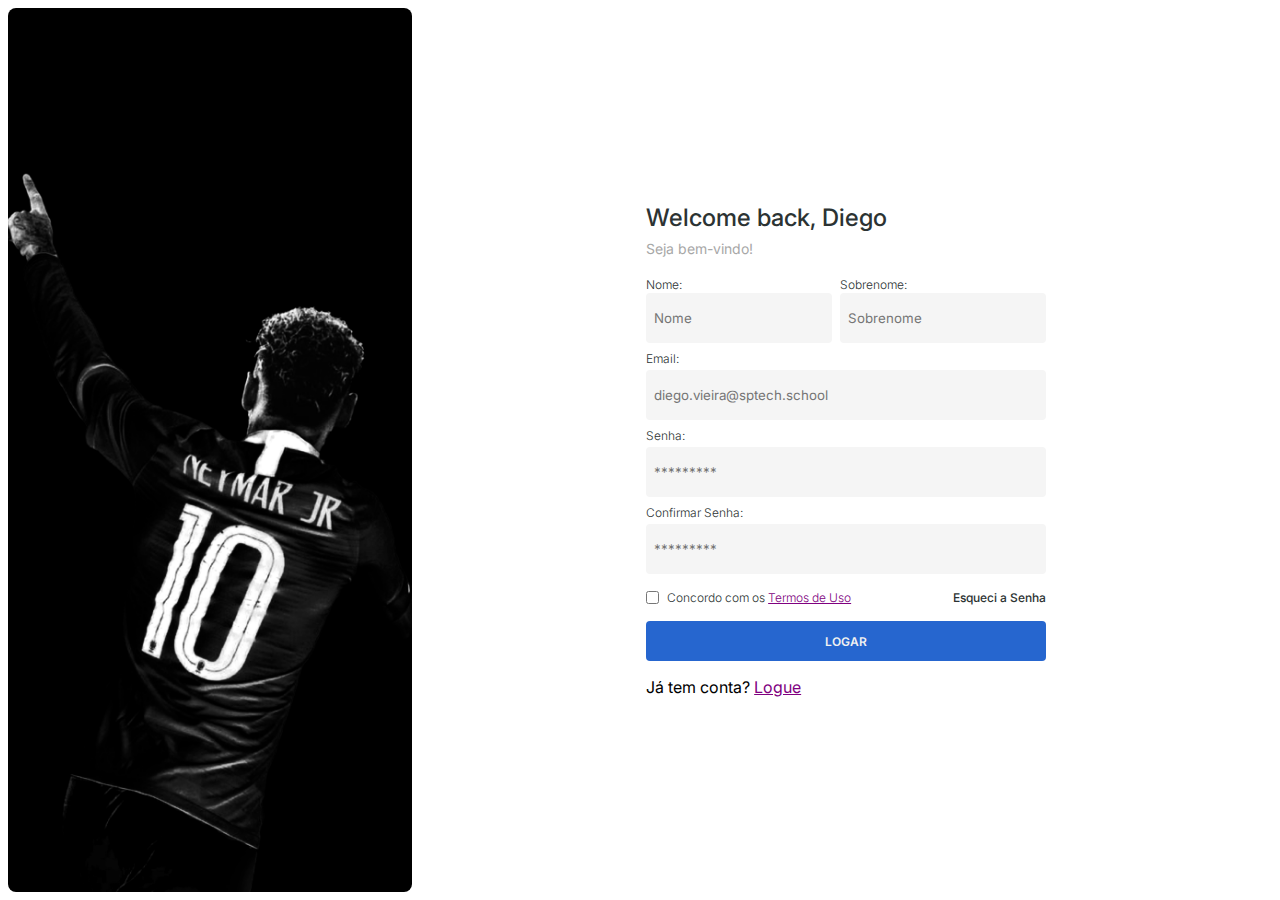
<file: site/public/cadastro.html>
<!DOCTYPE html>
<html lang="pt-br">
<head>
    <meta charset="UTF-8">
    <meta http-equiv="X-UA-Compatible" content="IE=edge">
    <meta name="viewport" content="width=device-width, initial-scale=1.0">

    <link rel="stylesheet" href="./css/reset.css">
    <link rel="stylesheet" href="./css/register.css">

    <title>Register</title>
</head>
<body>
    
    <section class="container">
        <div class="background">

        </div>
        <div class="box">
            <div class="formulario">
                <div class="title-description">
                    <h1>Welcome back, Diego</h1>
                    <p>Seja bem-vindo!</p>
                </div>
                <form class="input">
                    <div class="div_inputNome">
                        <div class="nome">
                            <label for="">Nome:</label>
                            <input type="email" id="" placeholder="Nome">
                        </div>
                        <div class="sobrenome">
                            <label for="Sobrenome">Sobrenome:</label>
                            <input type="text" placeholder="Sobrenome">
                        </div>
                    </div>
                    <div class="div_input">
                        <label for="">Email:</label>
                        <input type="email" id="" placeholder="diego.vieira@sptech.school">
                    </div>
                    <div class="div_input">
                        <label for="">Senha:</label>
                        <input type="password" id="" placeholder="*********">
                    </div>
                    <div class="div_input">
                        <label for="">Confirmar Senha:</label>
                        <input type="password" id="" placeholder="*********">
                    </div>
                    <div class="forgot-password">
                        <div class="forgot">
                            <input type="checkbox">
                            <label for="">Concordo com os <a href="">Termos de Uso</a></label>
                        </div>
                        <p>Esqueci a Senha</p>
                    </div>
                    <div class="button">
                        <button class="button-fe">LOGAR</button>
                    </div>
                </form>
                        <p>Já tem conta? <a class="a-register" href="./login.html">Logue</a></p>
            </div>
        </div>
    </section>

</body>
    <script src="./js/login.js"></script>
</html>
</file>
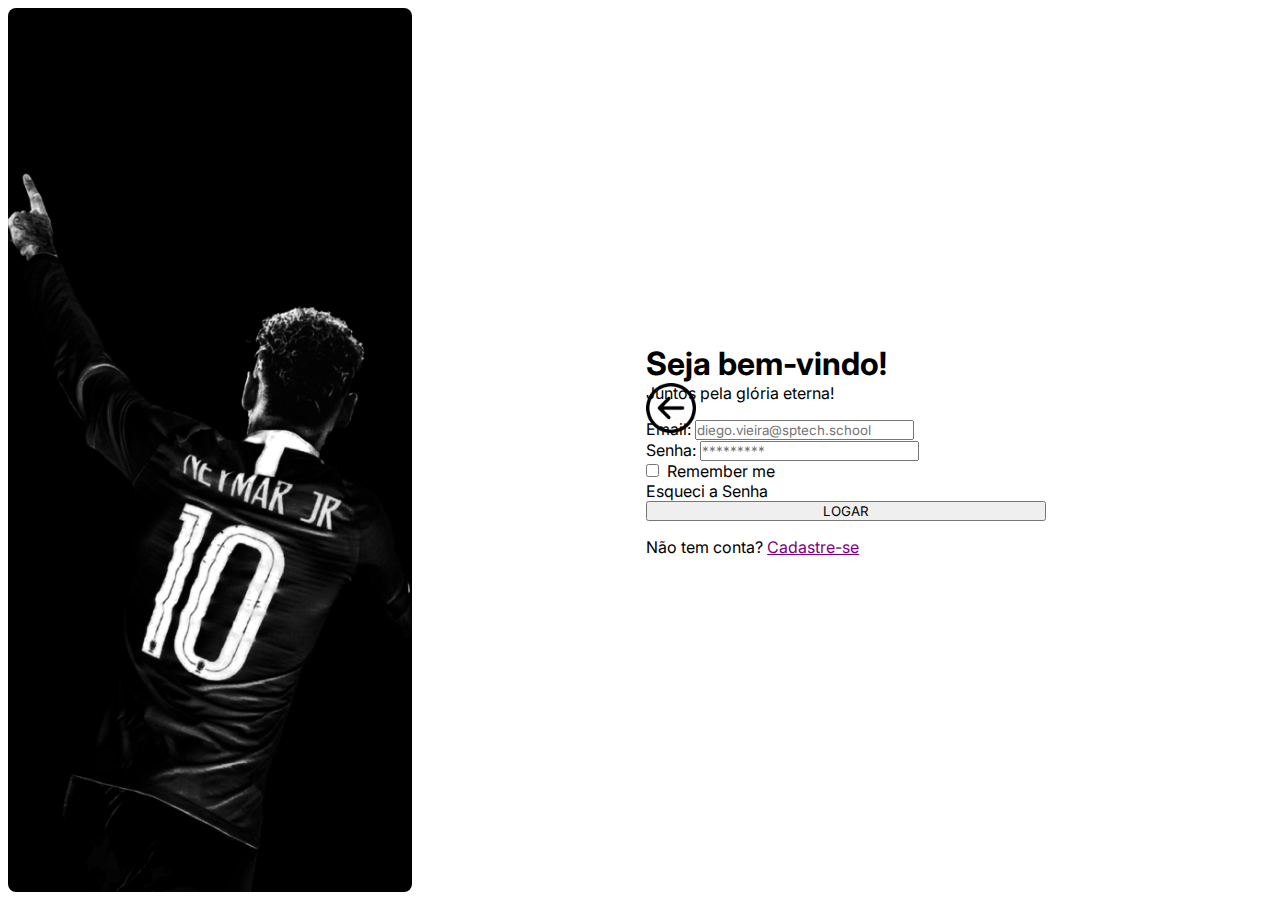
<file: site/public/login.html>
<!DOCTYPE html>
<html lang="pt-br">
<head>
    <meta charset="UTF-8">
    <meta http-equiv="X-UA-Compatible" content="IE=edge">
    <meta name="viewport" content="width=device-width, initial-scale=1.0">
    <link rel="shortcut icon" href="./assets/img/world-cup.png" type="image/x-icon">

    <link rel="stylesheet" href="./css/reset.css">
    <link rel="stylesheet" href="./css/login.css">

    <title>Login</title>
    
</head>
<body>

    <section class="container">
        
        <div class="background" id="background">

        </div>

        <div class="box">
            <div class="formulario">
                <div class="titleDescription">
                    <div class="back">
                        <h1>Seja bem-vindo!</h1>
                        <a href="./"><img src="./assets/img/login/button-back.png" alt=""></a>
                    </div>
                    <p>Juntos pela glória eterna!</p>
                </div>
                <div class="input">
                    <div class="divInput">
                        <label for="">Email:</label>
                        <input type="email" id="inEmail" placeholder="diego.vieira@sptech.school">
                    </div>
                    <div class="divInput">
                        <label for="">Senha:</label>
                        <input type="password" id="inPass" placeholder="*********">
                    </div>
                    <div class="forgotPassword">
                        <div class="forgot">
                            <input type="checkbox">
                            <label for="">Remember me</label>
                        </div>
                        <p class="pSenha">Esqueci a Senha</p>
                    </div>
                    <div class="button">
                        <button class="buttonFe" onclick="entrar()">LOGAR</button>
                    </div>
                </div>
                        <p>Não tem conta? <a class="a-register" href="./cadastro.html">Cadastre-se </a> </p>
            </div>
        </div>
    </section>

</body>
    <!-- <script src="./js/login.js"></script> -->
    <script src="./js/img.js"></script>
</html>

<script>
    
    function entrar() {
        // aguardar();

        var emailVar = inEmail.value;
        var senhaVar = inPass.value;

        if (emailVar == "" || senhaVar == "") {
            // cardErro.style.display = "block"
            // mensagem_erro.innerHTML = "(Mensagem de erro para todos os campos em branco)";
            // finalizarAguardar();
            return false;
        }
/*         else {
            setInterval(sumirMensagem, 5000)
        } */

        console.log("FORM LOGIN: ", emailVar);
        console.log("FORM SENHA: ", senhaVar);

        fetch("/usuarios/autenticar", {
            method: "POST",
            headers: {
                "Content-Type": "application/json"
            },
            body: JSON.stringify({
                emailServer: emailVar,
                senhaServer: senhaVar
            })
        }).then(function (resposta) {
            console.log("ESTOU NO THEN DO entrar()!")

            if (resposta.ok) {
                console.log(resposta);

                resposta.json().then(json => {
                    console.log(json);
                    console.log(JSON.stringify(json));

                    sessionStorage.EMAIL_USUARIO = json.email;
                    sessionStorage.NOME_USUARIO = json.nome;
                    sessionStorage.ID_USUARIO = json.idUsuario;
                    sessionStorage.FK_SELECAO = json.fkSelecao;
                    sessionStorage.FK_IDOLO = json.fkIdolo;

                    setTimeout(function () {
                        window.location = "./dashboard/dashboard.html";
                    }, 1000); // apenas para exibir o loading

                });

            } else {

                console.log("Houve um erro ao tentar realizar o login!");

                resposta.text().then(texto => {
                    console.error(texto);
                    // finalizarAguardar(texto);
                });
            }

        }).catch(function (erro) {
            console.log(erro);
        })

        return false;
    }

    function sumirMensagem() {
        // cardErro.style.display = "none"
    }

</script>
</file>
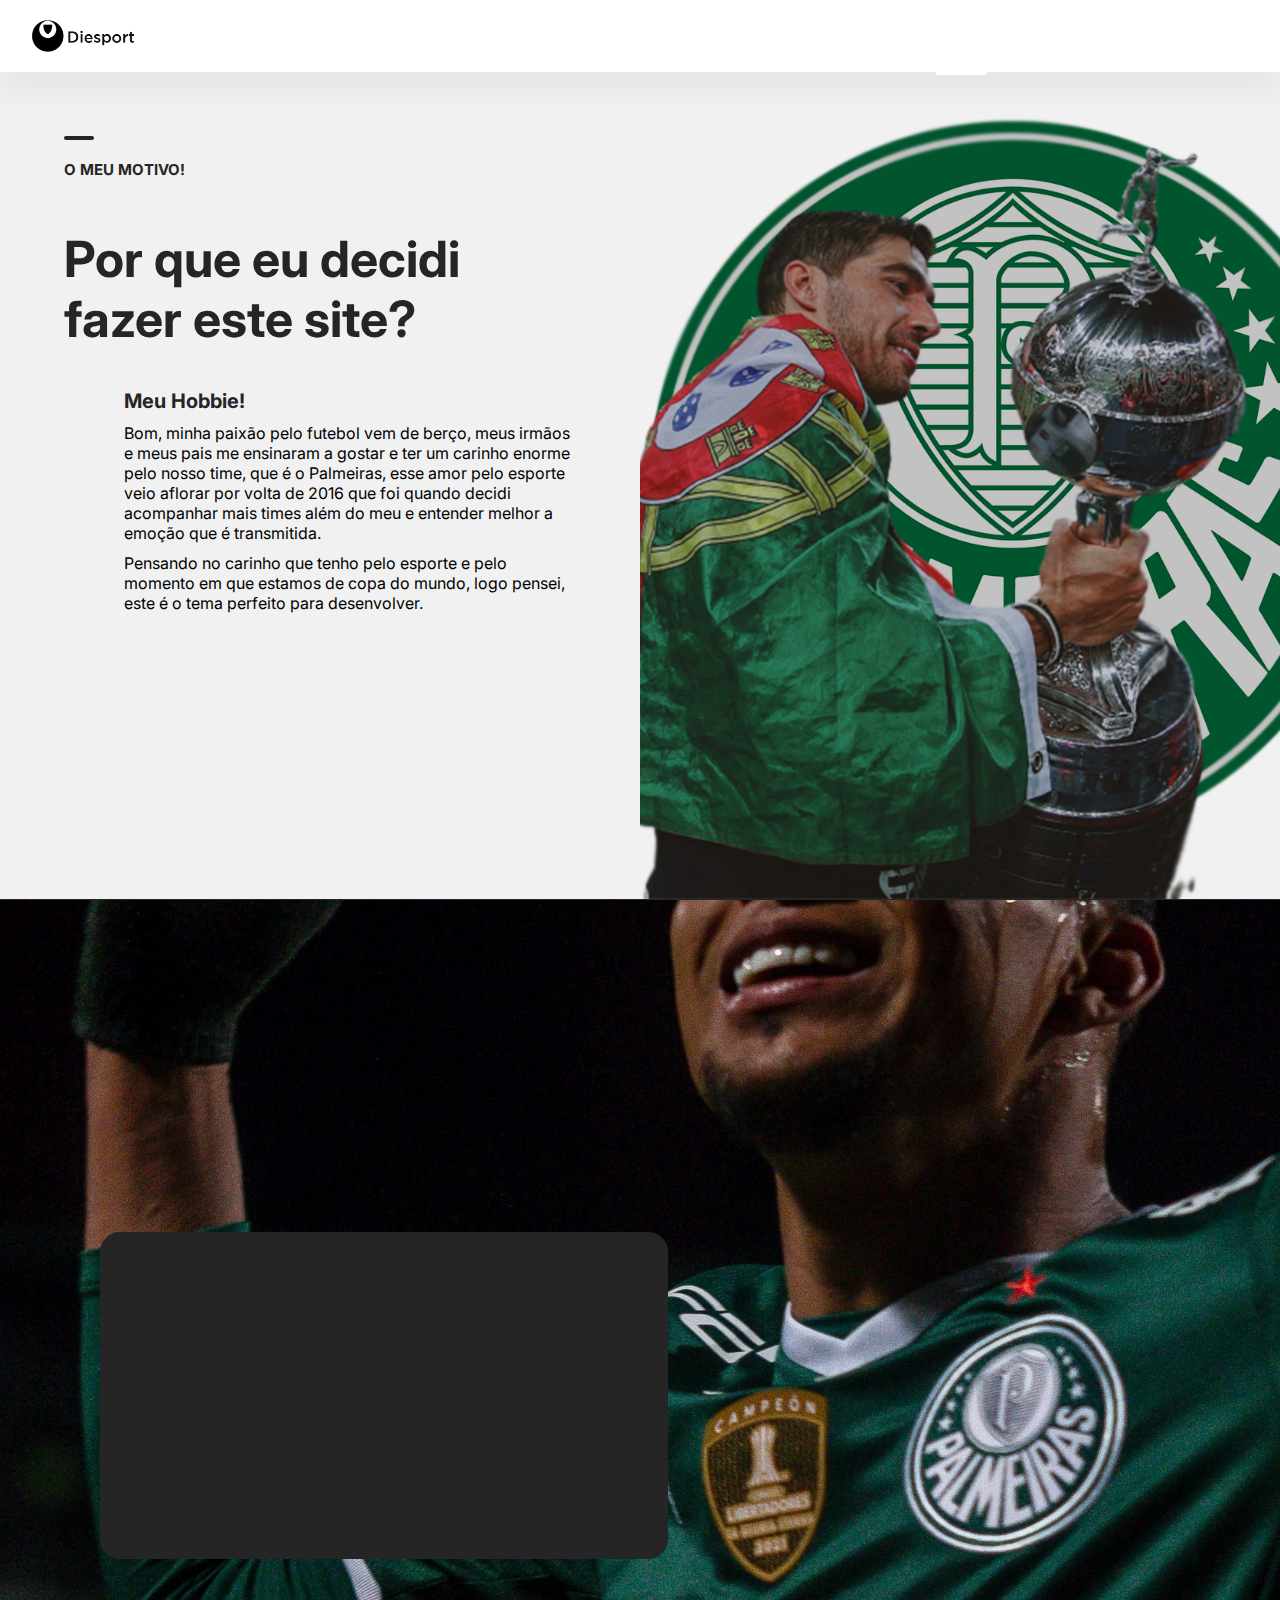
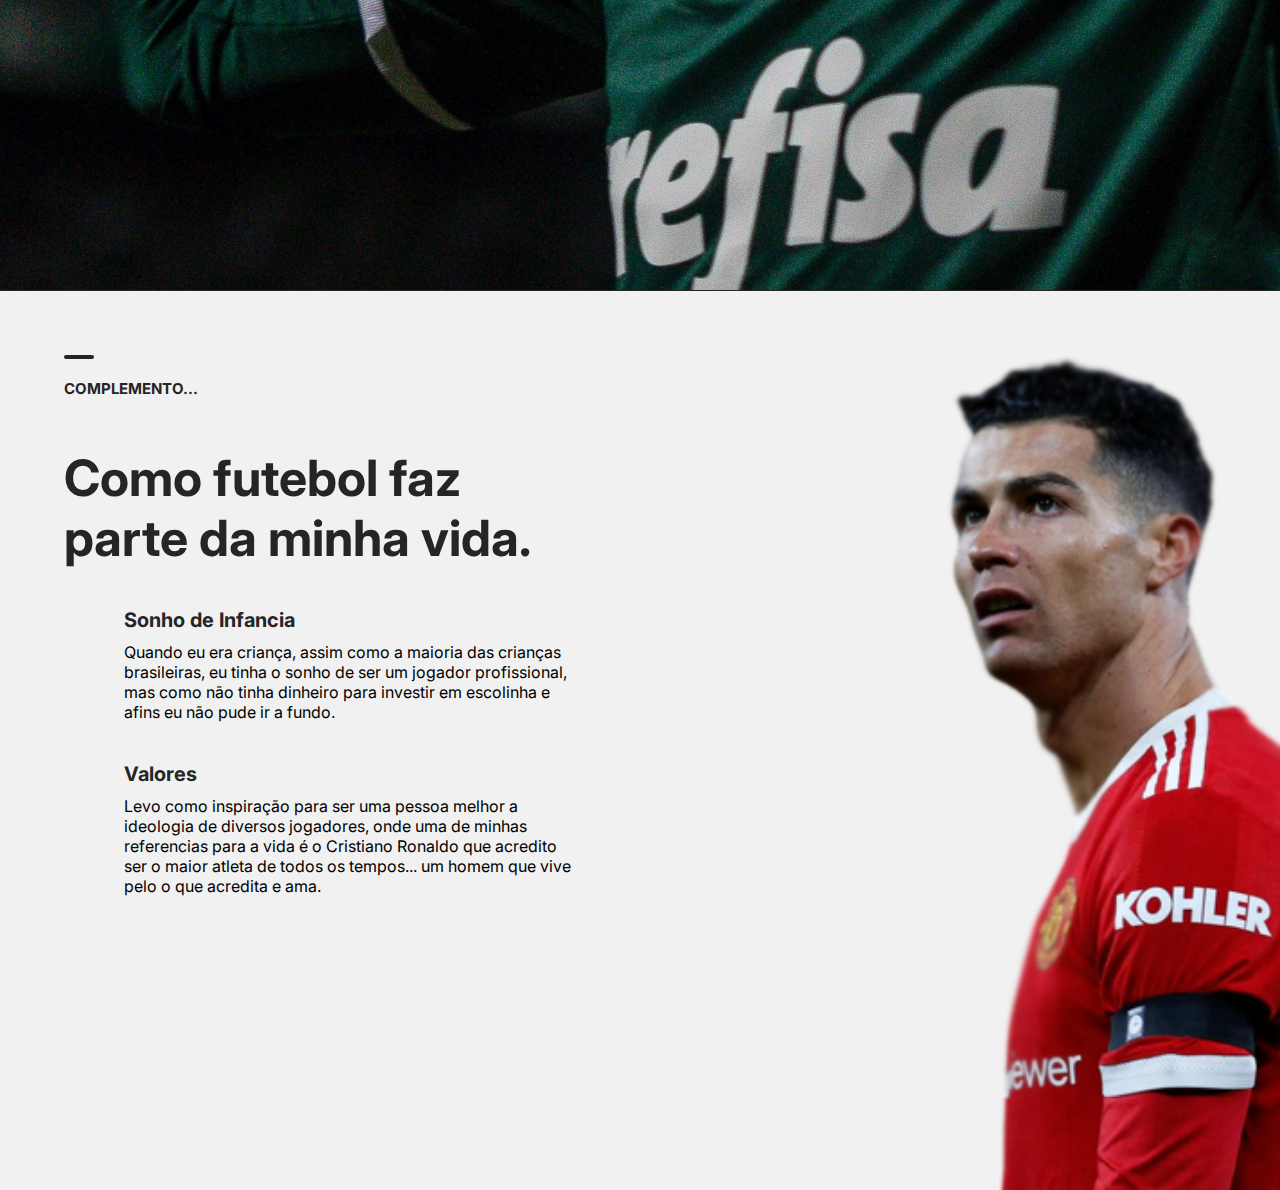
<file: site/public/sobre.html>
<!DOCTYPE html>
<html lang="pt-br">
<head>
    <meta charset="UTF-8">
    <meta http-equiv="X-UA-Compatible" content="IE=edge">
    <meta name="viewport" content="width=device-width, initial-scale=1.0">
    <link rel="shortcut icon" href="./assets/img/world-cup.png" type="image/x-icon">

    <link rel="stylesheet" href="./css/reset.css">
    <link rel="stylesheet" href="./css/header.css">
    <link rel="stylesheet" href="./css/sobre.css">

    <title>Sobre Mim</title>

</head>
<body>
    
    <header id="header">
        <nav id="nav">
            <a href="./index.html"><img src="./assets/logotipo/logo-nova/logo-preta.png" alt="LOGOTIPO"></a>
            <div class="mobileMenu" onclick="menu()">
                <div class="line1"></div>
                <div class="line2"></div>
                <div class="line3"></div>
            </div>
                <ul class="navList">
                    <div class="block">
                        <a href="./index.html">
                            <div class="boxBar">
                                <div class="bar">
        
                                </div>
                            </div>
                            <h1>Início</h1>
                        </a>
                        <a href="./login.html">
                            <div class="boxBar">
                                <div class="bar">
        
                                </div>
                            </div>
                            <h1>Login</h1>
                        </a>
                        <a href="./cadastro.html">
                            <div class="boxBar">
                                <div class="bar">
        
                                </div>
                            </div>
                            <h1>Cadastro</h1>
                        </a>
                        <a href="./sobre.html">
                            <div class="boxBar">
                                <div class="bar">
        
                                </div>
                            </div>
                            <h1>Sobre Mim!</h1>
                        </a>

                    </div>
                    <div class="contato">
    
                    </div>
                </ul>
        </nav>
    </header>

    <main>
        <div class="container2">
            <div class="sobre">
                <div class="text">
                    <div class="bar2"></div>
                    <h1>O MEU MOTIVO!</h1>
                </div>
                <div class="text2">
                    <h1>Por que eu decidi fazer este site?</h1>
                    <div class="text2-2">
                        <h1>Meu Hobbie!</h1>
                        <p>Bom, minha paixão pelo futebol vem de berço, meus irmãos e meus pais me ensinaram a gostar e ter um carinho enorme pelo nosso time, que é o Palmeiras, esse amor pelo esporte veio aflorar por volta de 2016 que foi quando decidi acompanhar mais times além do meu e entender melhor a emoção que é transmitida.</p>
                        <p>Pensando no carinho que tenho pelo esporte e pelo momento em que estamos de copa do mundo, logo pensei, este é o tema perfeito para desenvolver.</p>
                        
                    </div>
                </div>
            </div>
            <div class="img">
                <!-- <img src="./assets/img/especial/background-1.png" alt=""> -->
            </div>
        </div>

        <div class="background">
            <div class="background1">
                <iframe width="560" height="315" src="https://www.youtube.com/embed/DiKvx0gRfaQ" title="YouTube video player" frameborder="0" allow="accelerometer; autoplay; clipboard-write; encrypted-media; gyroscope; picture-in-picture" allowfullscreen></iframe>
            </div>
        </div>

        <div class="container3">
            <div class="sobre">
                <div class="text">
                    <div class="bar2"></div>
                    <h1>COMPLEMENTO...</h1>
                </div>
                <div class="text2">
                    <h1>Como futebol faz parte da minha vida.</h1>
                    <div class="text2-2">
                        <h1>Sonho de Infancia</h1>
                        <p>Quando eu era criança, assim como a maioria das crianças brasileiras, eu tinha o sonho de ser um jogador profissional, mas como não tinha dinheiro para investir em escolinha e afins eu não pude ir a fundo.</p>
                        <h1>Valores</h1>
                        <p>Levo como inspiração para ser uma pessoa melhor a ideologia de diversos jogadores, onde uma de minhas referencias para a vida é o Cristiano Ronaldo que acredito ser o maior atleta de todos os tempos... um homem que vive pelo o que acredita e ama.</p>
                    </div>
                </div>
            </div>
            <div class="img2">
                <!-- <img src="./assets/img/especial/background-1.png" alt=""> -->
            </div>
        </div>

    </main>

</body>
    <script src="./js/menu.js"></script>
</html>
</file>
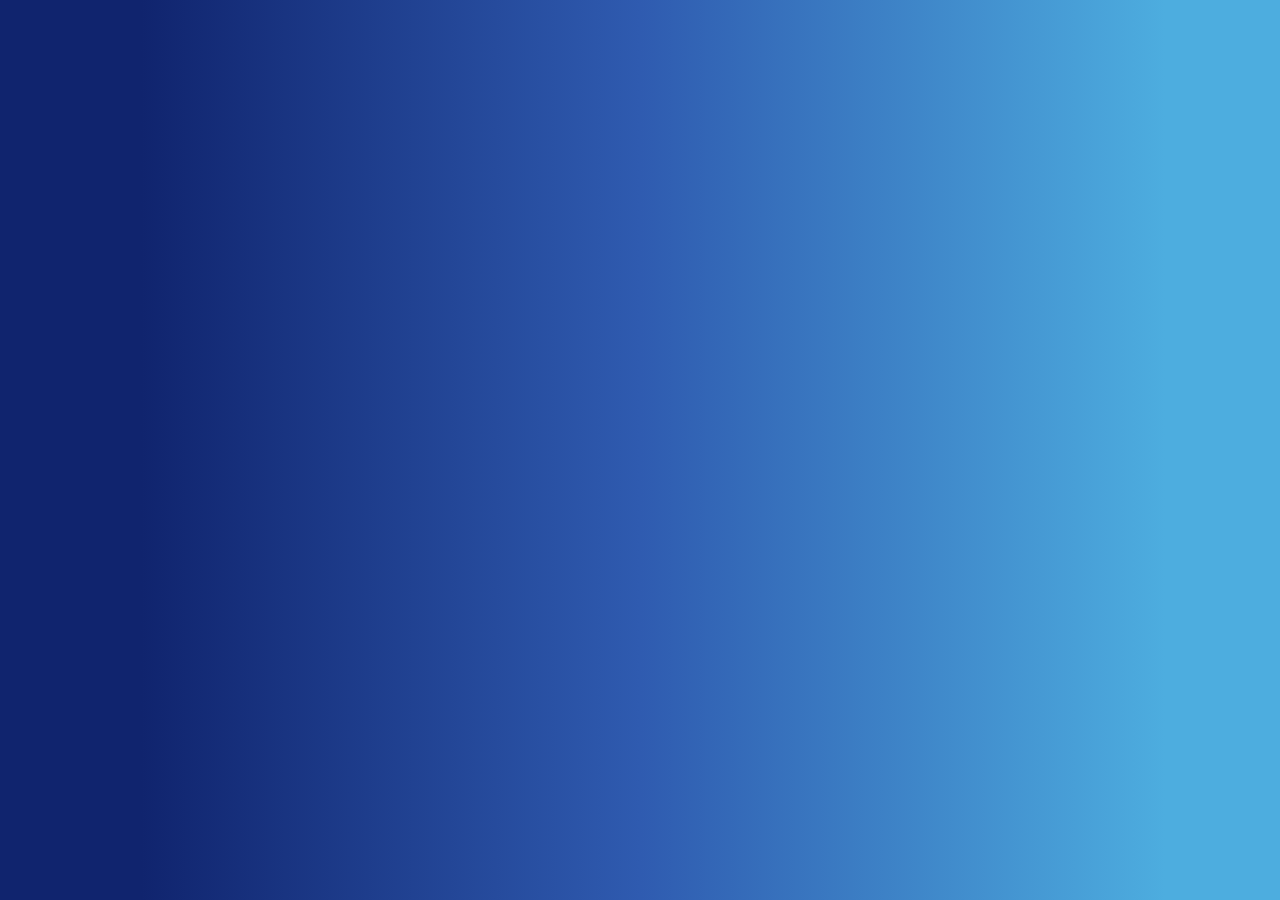
<file: site/public/dashboard/dashboard.html>
<!DOCTYPE html>
<html lang="en">
<head>
    <meta charset="UTF-8">
    <meta http-equiv="X-UA-Compatible" content="IE=edge">
    <meta name="viewport" content="width=device-width, initial-scale=1.0">
    <link rel="stylesheet" href="../css/reset.css">
    <link rel="stylesheet" href="css/dashboard.css">

    <title>Perfil</title>
</head>
<body>
    
    <div class="navbar">

    </div>

    <main>
        <div class="screen">
            
        </div>
    </main>

</body>
</html>
</file>
<file: site/public/css/register.css>
.container {
    display: flex;
    gap: 8px;
    padding: 8px;
    width: 100%;
    height: 100vh;
}

.background {
    width: 37.5rem;
    height: 100%;
    background-image: url(../assets/img/login/screen-neymar.jpg);
    background-size: cover;
    border-radius: 8px;
    background-position: center;
}

.box {
    width: 100%;
    height: 100%;
    display: flex;
    flex-direction: column;
    align-items: center;
    justify-content: center;
}

.formulario {
    width: 400px;
    display: flex;
    flex-direction: column;
    gap: 16px;
}

form {
    width: 100%;
    display: flex;
    flex-direction: column;
    gap: 8px;
}

.div_input, .button {
    display: flex;
    flex-direction: column;
    width: 100%;
    gap: 4px;
}

.forgot-password {
    display: flex;
    justify-content: space-between;
    align-items: center;
    margin: 8px 0;
}

.forgot {
    display: flex;
    align-items: center;
    gap: 8px;
}

.title-description {
    display: flex;
    gap: 8px;
    flex-direction: column;
}

.title-description h1 {
    font-size: 24px;
    font-weight: 500;
    color: #2C3333;
}

.title-description p {
    font-size: 14px;
    color: #A7A7A7;
}

.div_input label, .div_inputNome label {
    color: #2C3333;
    font-weight: 300;
    font-size: 12px;
}

.div_input input, .div_inputNome input {
    height: 50px;
    border: none;
    background-color: #F5F5F5;
    color: #8E8E8E;
    padding: 8px;
    border-radius: 4px;
    outline: 0;
}

.div_input input:focus {
    border: solid 1px #353a3a6e;
}

.forgot-password .forgot label {
    font-size: 12px;
    font-weight: 300;
    color: #2C3333;
}

.forgot-password p {
    font-size: 12px;
    font-weight: 500;
    color: #2C3333;
}

.button-fe {
    height: 40px;
    border: none;
    background-color: #2666CF;
    color: #F1F1F1;
    font-size: 12px;
    font-weight: 600;
    border-radius: 4px;
    text-transform: uppercase;
    cursor: pointer;
}

.button-fe:hover {
    opacity: 0.95;
}

.div_inputNome label {
    color: #2C3333;
    font-weight: 300;
    font-size: 12px;
}

.div_inputNome input {
    height: 50px;
    border: none;
    background-color: #F5F5F5;
    color: #8E8E8E;
    padding: 8px;
    border-radius: 4px;
    outline: 0;
    width: 100%;
}

.div_inputNome {
    display: flex;
    justify-content: center;
    /* align-items: center; */
    gap: 8px;
}

a {
    color: purple;
}
</file>
<file: site/public/css/login.css>
.container {
    display: flex;
    gap: 8px;
    padding: 8px;
    width: 100%;
    height: 100vh;
    /* margin-top: 10vh; */
}

.background {
    width: 37.5rem;
    height: 100%;
    background-image: url(../assets/img/login/screen-neymar.jpg);
    background-size: cover;
    border-radius: 8px;
    background-position: center;
    transition: background-image .8s ease-in;
}

.box {
    width: 100%;
    height: 100%;
    display: flex;
    flex-direction: column;
    align-items: center;
    justify-content: center;
}

.formulario {
    width: 400px;
    display: flex;
    flex-direction: column;
    gap: 16px;
}

form {
    width: 100%;
    display: flex;
    flex-direction: column;
    gap: 8px;
}

.div_input, .button {
    display: flex;
    flex-direction: column;
    width: 100%;
    gap: 4px;
}

.forgot-password {
    display: flex;
    justify-content: space-between;
    align-items: center;
    margin: 8px 0;
}

.forgot {
    display: flex;
    align-items: center;
    gap: 8px;
}

.title-description {
    display: flex;
    gap: 8px;
    flex-direction: column;
}

.title-description h1 {
    font-size: 24px;
    font-weight: 500;
    color: #2C3333;
}

.title-description p {
    font-size: 14px;
    color: #A7A7A7;
}

.div_input label {
    color: #2C3333;
    font-weight: 300;
    font-size: 12px;
}

.div_input input {
    height: 50px;
    border: none;
    background-color: #F5F5F5;
    color: #8E8E8E;
    padding: 8px;
    border-radius: 4px;
    outline: 0;
}

.div_input input:focus {
    border: solid 1px #353a3a6e;
}

.forgot-password .forgot label {
    font-size: 12px;
    font-weight: 300;
    color: #2C3333;
}

.forgot-password p {
    font-size: 12px;
    font-weight: 500;
    color: #2C3333;
}

.button-fe {
    height: 40px;
    border: none;
    background-color: #2666CF;
    color: #F1F1F1;
    font-size: 12px;
    font-weight: 600;
    border-radius: 4px;
    text-transform: uppercase;
    cursor: pointer;
}

.button-fe:hover {
    opacity: 0.95;
}

.back img {
    width: 50px;
    position: absolute;
    display: flex;
    justify-content: left;
}

a {
    color: purple;
}

p:hover {
    opacity: 0.8;
    cursor: pointer;
}
</file>
<file: site/public/css/header.css>
header img {
    width: 8vw;
    text-shadow: 0 20px 30px rgba(0, 0, 0, 0.05);
}

header img:hover {
    cursor: pointer;
    opacity: 0.7;
}

a:hover {
    opacity: 0.7;
}

nav {
    width: 100%;
    display: flex;
    justify-content: space-between;
    align-items: center;
    font-family: system-ui, -apple-system, Helvetica, Arial, sans-serif;
    background-color: rgba(F, F, F, 0.6);
    height: 8vh;
    backdrop-filter: blur(8px);
    box-shadow: 0 20px 30px rgba(0, 0, 0, 0.05);
    /* position: fixed; */
    top: 0;
    padding: 0px 2rem 0 2rem;

}

.block {
    list-style: none;
    display: flex;
    flex-direction: column;
    justify-content: center;
    width: 20vw;
}

/* .block h1{
    letter-spacing: 2px;
    margin-left: 32px;
} */

.mobile-menu {
    display: none;
    cursor: pointer;
}

.mobile-menu div {
    width: 20px;
    height: 2px;
    border-radius: 10px;
    background-color: black;
    margin: 4px;
    /* border: 0.1px solid #FFFFFF; */
    transition: .3s;
}

@media screen {
    body {
        overflow-x: hidden;
    }
    
    .nav-list {
        position: absolute;
        top: 0px;
        right: 0;
        width: 30vw;
        height: 100vh;
        background-color: #000000;
        opacity: 0.8;
        display: flex;
        flex-direction: column;
        align-items: center;
        justify-content: space-around;
        transform: translate(100%, 0);
        transition: transform 0.3s ease-in;
        padding: 200px;
    }
    
    .nav-list a {
        position: relative;
        z-index: 1;
        margin-left: 5vw;
        margin-bottom: 50px;
    }
    
    .mobile-menu {
        display: block;
        z-index: 1;
    }

    .mobile-menu.menu2 div {
        width: 22px;
        height: 2px;
        background: #FFFFFF;
        margin: 8px;
        transition: .3s;
        position: relative;
    }
}

.nav-list.ativo {
    transform: translateX(0);
}

.mobile-menu.menu2 .line1{
    background: transparent;
    transform: rotate(-135deg);
}

.mobile-menu.menu2 .line2 {
    transform: rotate(135deg);
}

.mobile-menu.menu2 .line3 {
    transform: rotate(-135deg);
    top: -10px;
}

h1, a {
    color: #FFFFFF;
    text-decoration: none;
    list-style: none;
}

.box-bar {
    background-color: transparent;
    width: 50px;
    height: 2vh;
    border-radius: 10px;
    overflow: hidden;
    border: 2px solid #000;
}

.bar {
    width: 4vw;
    height: 2vh;
    background-color: white;
    transform: translate(-110%);
    overflow: hidden;
}

.box-bar .bar{
    width: 100%;
    height: 100%;
    -webkit-transition: -webkit-transform .5s ease;
    transition: transform .5s ease;
 }
 
a:hover .bar{
    -webkit-transform: scale(1.1);
    transform: scale(1.1);
 }

a {
    display: flex;
    align-items: center;
    gap: 10px;
}

h1 {
    font-size: 1rem;
    text-align: left;

}
</file>
<file: site/public/css/sobre.css>
.container2{
    background-color: #f1f1f1;
    width: 100%;
    height: 92vh;
    /* margin-top: 10vh; */
    display: flex;
    align-items: center;
    justify-content: space-between;
    border-bottom: 1px solid #252525;
}

.container3{
    background-color: #f1f1f1;
    width: 100%;
    height: 100vh;
    /* margin-top: 10vh; */
    display: flex;
    align-items: center;
    justify-content: space-between;
    /* border-bottom: 1px solid black; */
    border-top: 1px solid #252525;
}


.background {
    background-image: url(../assets/img/especial/rony-background.jpg);
    height: 110vh;
    width: 100%;
    background-position: center;
    background-size: 100vw;
    background-position: bottom;
    display: flex;
    align-items: center;
    padding: 100px;
    background-repeat: no-repeat;
}

.background1 {
    background-color: #252525;
    background-position: center;
    background-size: 100vw;
    border: 4px solid #252525;
    -moz-border-radius: 20px;
    border-radius: 20px;
}

.text2 {
    height: 100%;
}

h2 {
    color: #252525;
    font-size: 30px;
}

.sobre {
    display: flex;
    flex-direction: column;
    gap: 50px;
    padding: 4rem;
    padding-bottom: 10px;
    width: 50vw;
    height: 100%;
}

.img {
    width: 50vw;
    height: 100%;
    background-image: url(../assets/img/especial/background-2.png);
    background-size: cover;
    background-position: center;
    /* transition: background-image .8s ease-in; */
}

.img2 {
    width: 50vw;
    height: 100%;
    background-image: url(../assets/img/especial/background-cr7.png);
    background-size: cover;
    background-position: center;
}

.text {
    display: flex;
    flex-direction: column;
    align-items: flex-start;
    gap: 20px;
    
}

.text h1 {
    color: #252525;
    font-size: 15px;
}

.bar2 {
    width: 30px;
    height: 4px;
    border-radius: 10px;
    background-color: #252525;
}


.text2 h1 {
    color: #252525;
    font-size: 50px;
}

.text2-2 h1 {
    font-size: 20px;
    margin-left: 60px;
    margin-top: 40px;
}

.text2-2 p {
    margin-top: 10px;
    margin-left: 60px;
}


.screen2 {
    width: 100%;
    height: 100vh;
    background-color: #f1f1f1;
}


.container4 {
    background-color: #f1f1f1;
    width: 100%;
    height: 100vh;
    /* margin-top: 10vh; */
    display: flex;
    align-items: center;
    justify-content: space-between;
    border-bottom: 1px solid #252525;
}

.container4 .sobre {
    display: flex;
    flex-direction: column;
    gap: 50px;
    padding: 4rem;
    padding-bottom: 10px;
    width: 40vw;
    height: 100%;
}

.valores {
    width: 60vw;
    height: 100%;
    display: flex;
    justify-content: space-between;
    align-items: center;
    padding: 40px;
    background-image: url(../assets/img/especial/ezgif.com-gif-maker.gif);
    background-repeat: no-repeat;
}

.val1 {
    width: 25vw;
    height: 50vh;
    border-radius: 30px;
    background-color: hsla(0, 0%, 100%, 0.8);
    box-shadow: 0 20px 50px 3px rgb(47 47 47 / 11%);
    padding: 50px;
    color: #252525;
}

.val2 {
    width: 25vw;
    height: 50vh;
    border-radius: 30px;
    background-color: hsla(0, 0%, 100%, 0.8);
    box-shadow: 0 20px 50px 3px rgb(47 47 47 / 11%);
    padding: 50px;
    color: #252525;
}

.valores h1{
    color: #252525;
    font-size: 20px;
    font-weight: 400;
}

.valores p {
    color: #252525;
    font-size: 15px;
    font-weight: 100;
}

.divIdolo p {
    width: 20vw;
    height: 100%;
    font-size: 20px;
    font-weight: 300;
}
</file>
<file: site/public/dashboard/css/dashboard.css>
.navbar {
    width: 100%;
    height: 8vh;
    background-color: transparent;
    display: flex;
    justify-content: space-between;
    align-items: center;
    padding: 0px 20px 0px 20px;
    position: absolute;
}

.navbar img {
    width: 25px;
}

.navbar img:hover {
    cursor: pointer;
}

.menu {
    width: 200px;
    height: 400px;
    background-color: rgb(21, 21, 21);
    border-radius: 10px;
    position: absolute;
    right: 20px;
    top: 55px;
    border-radius: 10px;
    color: white;
    padding: 15px;
    /* border: 1px solid white; */
    box-shadow: 0 20px 50px 3px rgb(47 47 47 / 11%);
}

.menu p {
    font-weight: 100;
}

.screen {
    width: 100%;
    height: 100vh;
    /* background-image: url(../img/background5.jpg); */
    background: rgb(16,36,110);
    background: linear-gradient(90deg, rgba(16,36,110,1) 11%, rgba(47,91,176,1) 50%, rgba(77,173,223,1) 91%);
    background-repeat: no-repeat;
    background-size: 100vw;
}

.background {
    /* background-color: rgba(0, 0, 0, 0.4); */
    width: 100%;
    height: 100%;
    /* background-color: rgba(0, 0, 0, 0.85); */
    display: flex;
    justify-content: space-between;
}

.divProfile {
    display: flex;
    gap: 10px;
}

.funcoes {
    margin-top: 10px;
    border-top: 1px solid white;
}

.logout{
    margin-top: 140px;
    border-top: 1px solid white;
}

.funcoes p, .logout p{
    text-decoration: none;
    color: white;
    margin-top: 10px;
    width: 100%;
    height: 30px;
    text-align: center;
    padding: 5px;
    border-radius: 5px;
    font-weight: 200;
}

.funcoes p:hover, .logout p:hover{
    text-decoration: none;
    color: black;
    margin-top: 10px;
    background-color: white;
    width: 100%;
    height: 30px;
    text-align: center;
    cursor: pointer;
    padding: 5px;
    border-radius: 5px;
    text-shadow:0 20px 50px 3px rgb(47 47 47 / 11%);
}

a {
    text-decoration: none;
}

.bandeirao {
    height: 100%;
    width: 25vw;
    display: flex;
    justify-content: center;
    align-items: center;
}

.bandeirao img {
    width: 200px;
    box-shadow: 0 20px 50px 3px rgb(47 47 47 / 11%);
    border-radius: 3px;
}

.tabela {
    height: 100%;
    width: 35vw;
    /* background-color: wheat; */
    display: flex;
    align-items: center;
    justify-content: center;
}

.tabela2 {
    width: 400px;
    height: 250px;
    background-color: white;
    box-shadow: 0 20px 50px 3px rgb(47 47 47 / 11%);
    border-radius: 3px;
    padding: 10px;
}

.topo {
    width: 100%;
    height: 30px;
    display: flex;
    justify-content: space-between;
    border-bottom: 2px solid rgb(218, 218, 218);
}

.grupo {
    font-size: 15px;
    font-weight: 400;
}

.parametro {
    display: flex;
    justify-content: space-around;
    width: 50%;
    height: 100%;
    font-size: 10px;
    /* align-items: center; */
    font-weight: 100;
    text-align: center;
    margin-top: 3px;
}

.corpo {
    width: 100%;
    height: 100%;
}

.line {
    width: 100%;
    height: 50px;
    display: flex;
    justify-content: space-between;
    border-bottom: 1px solid rgb(218, 218, 218);
    align-items: center;
}

.lineBody {
    display: flex;
    justify-content: left;
    text-align: left;
    width: 50%;
    height: 100%;
    text-align: left;
}

#number {
    width: 2vw;
    height: 100%;
    border-right: 2px solid rgb(218, 218, 218);
    margin-right: 20px;
    text-align: center;
    display: flex;
    align-items: center;
    font-weight: 500;
}

#imgLine {
    width: 25px;
    height: 25px;
    border-radius: 50px;
}

#tabelaSel {
    display: flex;
    justify-content: space-around;
    align-items: center;
    gap: 10px;
    font-size: 15px;
    font-weight: 500;
}

.lineCount {
    display: flex;
    justify-content: space-around;
    width: 50%;
    height: 100%;
    font-size: 10px;
    align-items: center;
    font-weight: 100;
}

.jogos {
    height: 100%;
    width: 40vw;
    /* background-color: white; */
    display: flex;
    align-items: center;
    justify-content: center;
}

.jogos2 {
    width: 38vw;
    height: 36vh;
    background-color: transparent;
    box-shadow: 0 20px 50px 3px rgb(47 47 47 / 11%);
    border-radius: 3px;
    padding: 10px;
    overflow: auto;
    overflow-x: hidden;
}

.jogos2::-webkit-scrollbar {
    width: 3px;
    height: 5px;
}

.jogos2::-webkit-scrollbar-track {
    background-color: black;
}

.jogos2::-webkit-scrollbar-thumb {
    background-color: #fff;
}

.jogos3 {
    width: 100%;
    height: 80px;
    background-color: white;
    box-shadow: 0 20px 50px 3px rgb(47 47 47 / 11%);
    border-radius: 3px;
    margin-bottom: 10px;
    display: flex;
    justify-content: space-between;
    align-items: center;
    text-align: center;
    
}

.jogos3-hora{
    text-align: left;
    width: 6vw;
}

.jogos3-hora p{
    font-weight: 600;
    font-size: 12px;
    margin-left: 10px;
}

.jogos3-selecao {
    display: flex;
    justify-content: center;
    gap: 10px;
    align-items: center;
    text-align: center;
    width: 30vw;
    height: 100%;
    /* margin: auto; */
    /* margin: 0px 15px 0 15px; */
}

.jogos3-selecaoImg {
    height: 100%;
    width: 100px;
    display: flex;
    justify-content: space-between;
    align-items: center;
    gap: 10px;
}

.jogos3-selecao p {
    font-weight: 600;
    font-size: 12px;
    width: 100%;
    /* margin-left: 10px; */
}

.p1 {
    text-align: right;
}

.p2 {
    text-align: left;
}

.jogos3-selecao span p {
    font-size: 9px;
    text-align: center;
    color: gray;
    margin-left: 0px;
}

.jogos3-selecao img {
    width: 25px;
    height: 25px;
    border-radius: 50px;
}

.jogos3-dia {
    font-size: 11px;
    text-align: right;
    margin-right: 10px;
    width: 12vw;
}

.jogos3-dia p {
    font-weight: 600;
}

.jogos3-dia span p{
    font-weight:200;
}

.divIdolo p {
    font-size: 20px;
    font-weight: 700;
    color: white;
}
</file>
